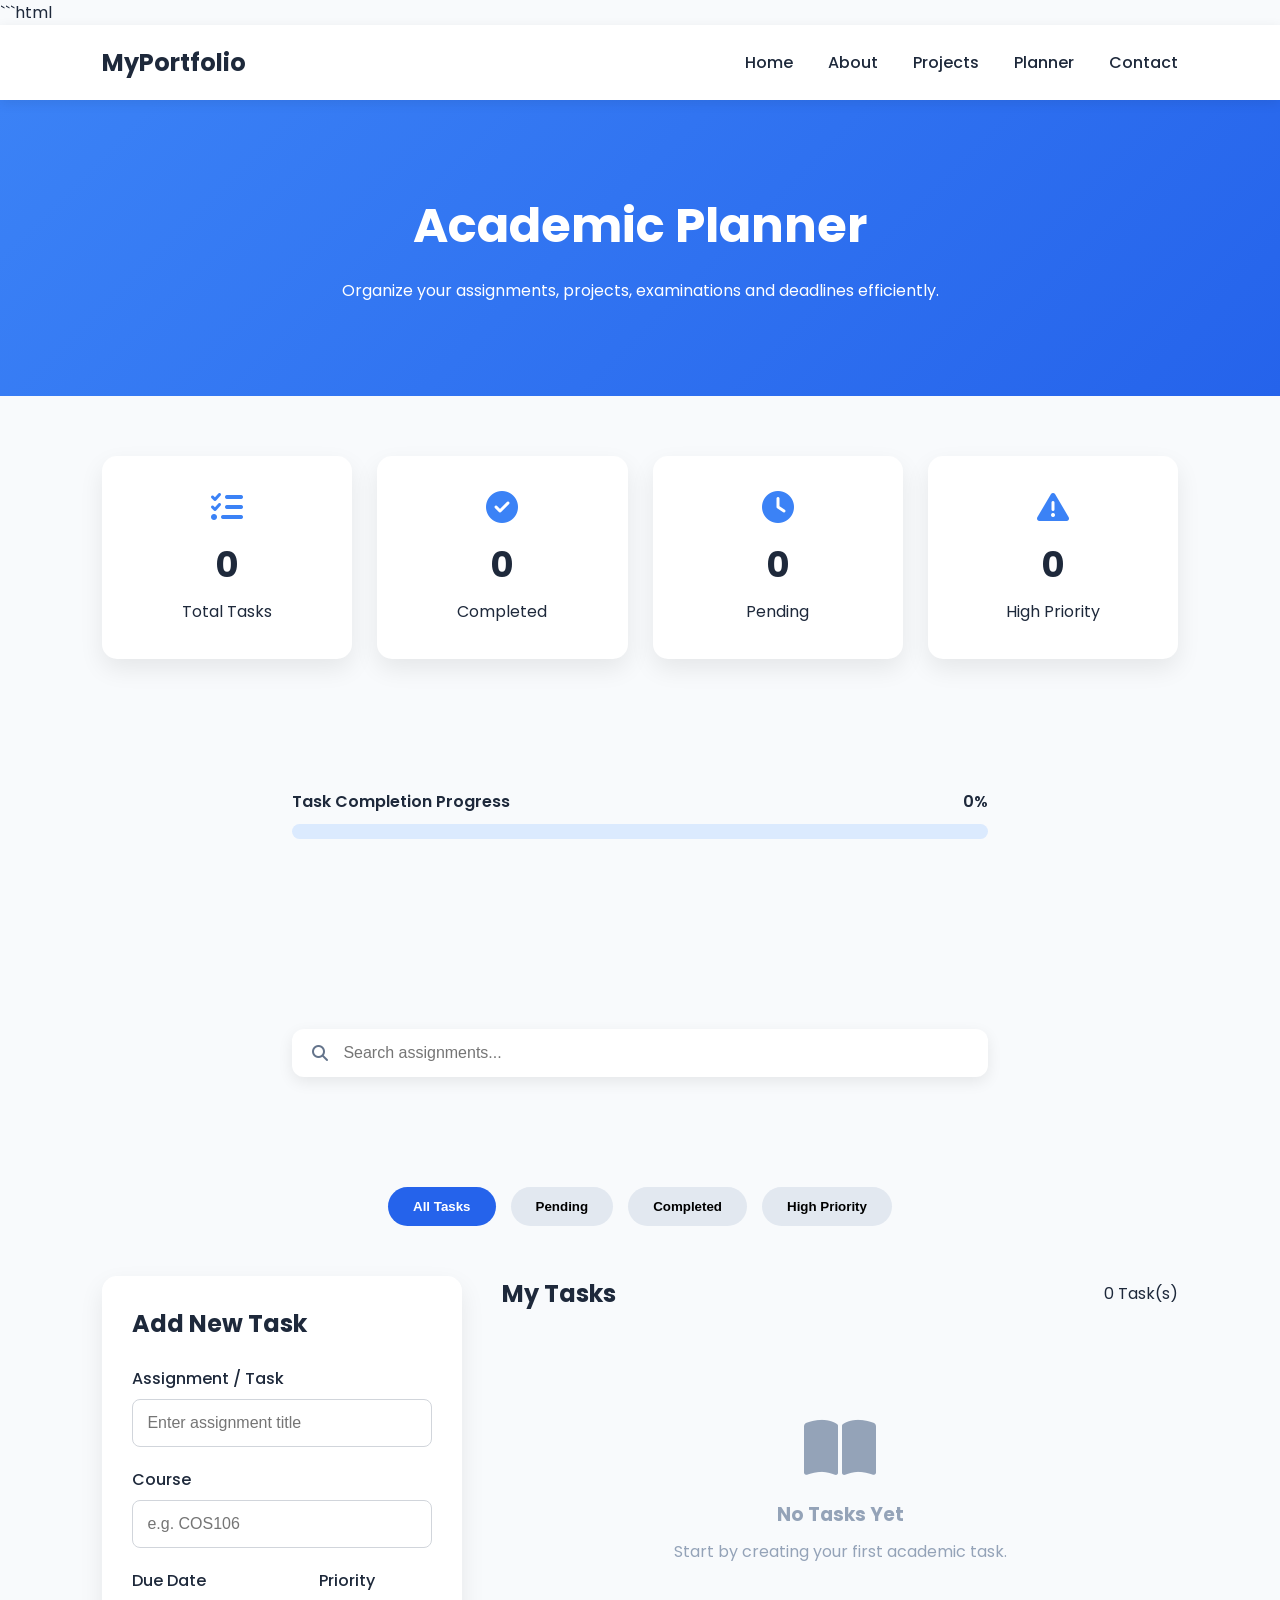
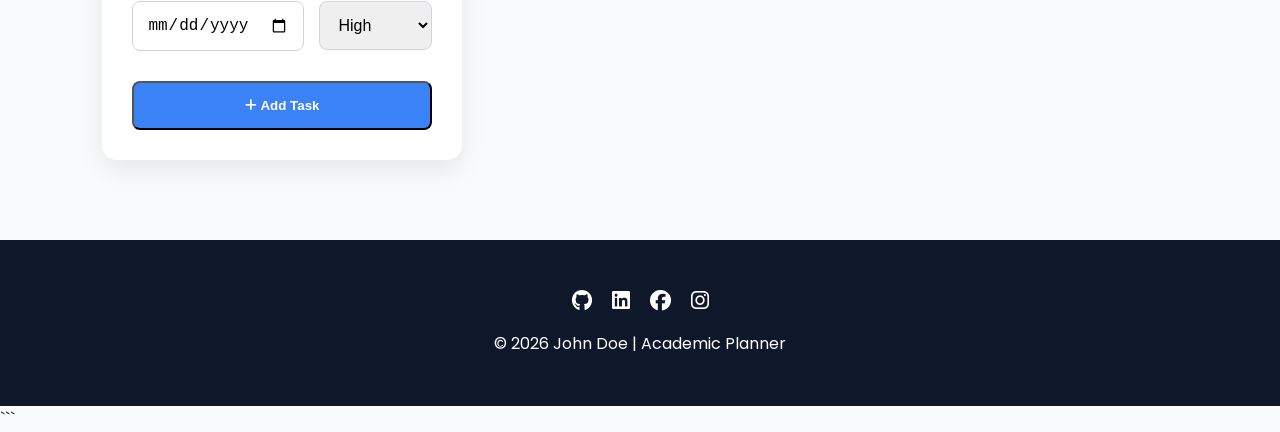
<file: pages/academic-planner.html>
```html
<!doctype html>
<html lang="en">
  <head>
    <meta charset="UTF-8" />
    <meta name="viewport" content="width=device-width, initial-scale=1.0" />
    <title>Academic Planner | Student Portfolio</title>

    <link rel="stylesheet" href="../app.css" />
    <link rel="stylesheet" href="academic-planner.css" />

    <!-- Google Fonts -->
    <link rel="preconnect" href="https://fonts.googleapis.com" />
    <link
      href="https://fonts.googleapis.com/css2?family=Poppins:wght@300;400;500;600;700&display=swap"
      rel="stylesheet"
    />

    <!-- Font Awesome -->
    <link
      rel="stylesheet"
      href="https://cdnjs.cloudflare.com/ajax/libs/font-awesome/6.6.0/css/all.min.css"
    />
  </head>

  <body>
    <!-- ================= HEADER ================= -->

    <header>
      <nav class="navbar">
        <div class="logo">
          <h2>MyPortfolio</h2>
        </div>

        <ul class="nav-links">
          <li><a href="../index.html">Home</a></li>
          <li><a href="about-me.html">About</a></li>
          <li><a href="projects-page.html">Projects</a></li>
          <li><a class="active" href="#">Planner</a></li>
          <li><a href="contact.html">Contact</a></li>
        </ul>

        <div class="menu-btn">
          <i class="fa-solid fa-bars"></i>
        </div>
      </nav>
    </header>

    <!-- ================= HERO ================= -->

    <section class="planner-hero">
      <h1>Academic Planner</h1>

      <p>
        Organize your assignments, projects, examinations and deadlines
        efficiently.
      </p>
    </section>

    <!-- ================= DASHBOARD ================= -->

    <section class="dashboard">
      <div class="stat-card">
        <i class="fa-solid fa-list-check"></i>

        <h2 id="totalTasks">0</h2>

        <p>Total Tasks</p>
      </div>

      <div class="stat-card">
        <i class="fa-solid fa-circle-check"></i>

        <h2 id="completedTasks">0</h2>

        <p>Completed</p>
      </div>

      <div class="stat-card">
        <i class="fa-solid fa-clock"></i>

        <h2 id="pendingTasks">0</h2>

        <p>Pending</p>
      </div>

      <div class="stat-card">
        <i class="fa-solid fa-triangle-exclamation"></i>

        <h2 id="highPriority">0</h2>

        <p>High Priority</p>
      </div>
    </section>

    <!-- ================= PROGRESS ================= -->

    <section class="progress-section">
      <div class="progress-header">
        <span>Task Completion Progress</span>

        <span id="progressPercent">0%</span>
      </div>

      <div class="progress-bar">
        <div id="progressFill"></div>
      </div>
    </section>

    <!-- ================= SEARCH ================= -->

    <section class="search-section">
      <div class="search-box">
        <i class="fa-solid fa-search"></i>

        <input
          type="text"
          id="searchInput"
          placeholder="Search assignments..."
        />
      </div>
    </section>

    <!-- ================= FILTERS ================= -->

    <section class="filters">
      <button class="filter-btn active" data-filter="all">All Tasks</button>

      <button class="filter-btn" data-filter="pending">Pending</button>

      <button class="filter-btn" data-filter="completed">Completed</button>

      <button class="filter-btn" data-filter="high">High Priority</button>
    </section>

    <!-- ================= FORM ================= -->

    <section class="planner-container">
      <div class="planner-form">
        <h2>Add New Task</h2>

        <form id="taskForm">
          <div class="input-group">
            <label>Assignment / Task</label>

            <input
              type="text"
              id="taskTitle"
              placeholder="Enter assignment title"
              required
            />
          </div>

          <div class="input-group">
            <label>Course</label>

            <input type="text" id="course" placeholder="e.g. COS106" required />
          </div>

          <div class="row">
            <div class="input-group">
              <label>Due Date</label>

              <input type="date" id="dueDate" required />
            </div>

            <div class="input-group">
              <label>Priority</label>

              <select id="priority">
                <option value="High">High</option>

                <option value="Medium">Medium</option>

                <option value="Low">Low</option>
              </select>
            </div>
          </div>

          <button class="btn primary" type="submit" id="submitBtn">
            <i class="fa-solid fa-plus"></i>

            Add Task
          </button>
        </form>
      </div>

      <!-- ================= TASK LIST ================= -->

      <div class="planner-list">
        <div class="list-header">
          <h2>My Tasks</h2>

          <span id="taskCounter">0 Tasks</span>
        </div>

        <div id="taskList">
          <!-- JavaScript renders task cards -->
        </div>

        <!-- Empty State -->

        <div id="emptyState">
          <i class="fa-solid fa-book-open"></i>

          <h3>No Tasks Yet</h3>

          <p>Start by creating your first academic task.</p>
        </div>
      </div>
    </section>

    <!-- ================= TEMPLATE ================= -->

    <!--
    JavaScript will dynamically create cards like this:

    <div class="task-card">

        <div class="task-info">

            <h3>COS106 Assignment</h3>

            <p>Course: COS106</p>

            <p>Due: July 10, 2026</p>

            <span class="priority high">
                High
            </span>

        </div>

        <div class="task-actions">

            <button>Edit</button>

            <button>Complete</button>

            <button>Delete</button>

        </div>

    </div>

    -->

    <!-- ================= FOOTER ================= -->

    <footer>
      <div class="socials">
        <a href="#"><i class="fab fa-github"></i></a>

        <a href="#"><i class="fab fa-linkedin"></i></a>

        <a href="#"><i class="fab fa-facebook"></i></a>

        <a href="#"><i class="fab fa-instagram"></i></a>
      </div>

      <p>© 2026 John Doe | Academic Planner</p>
    </footer>

    <!-- ================= SCRIPT ================= -->

    <script src="academic-planner.js"></script>
  </body>
</html>
```
</file>
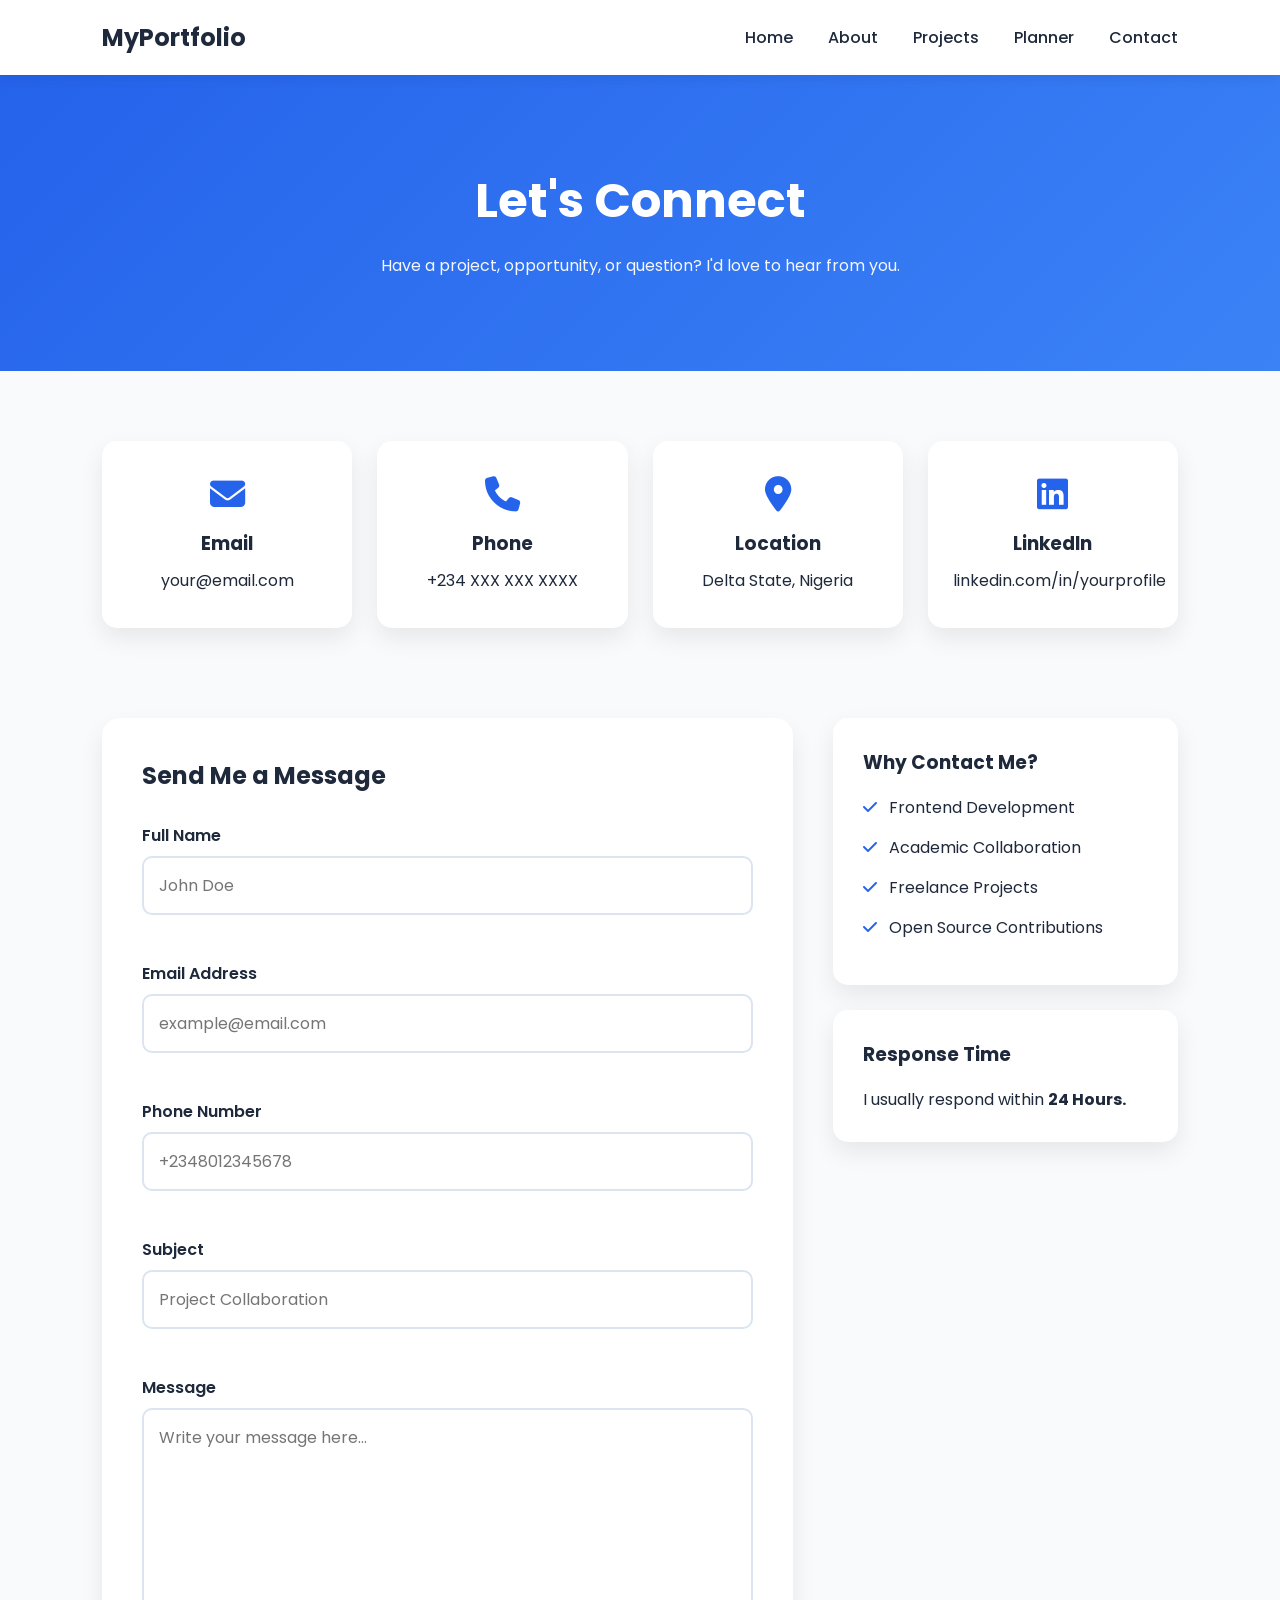
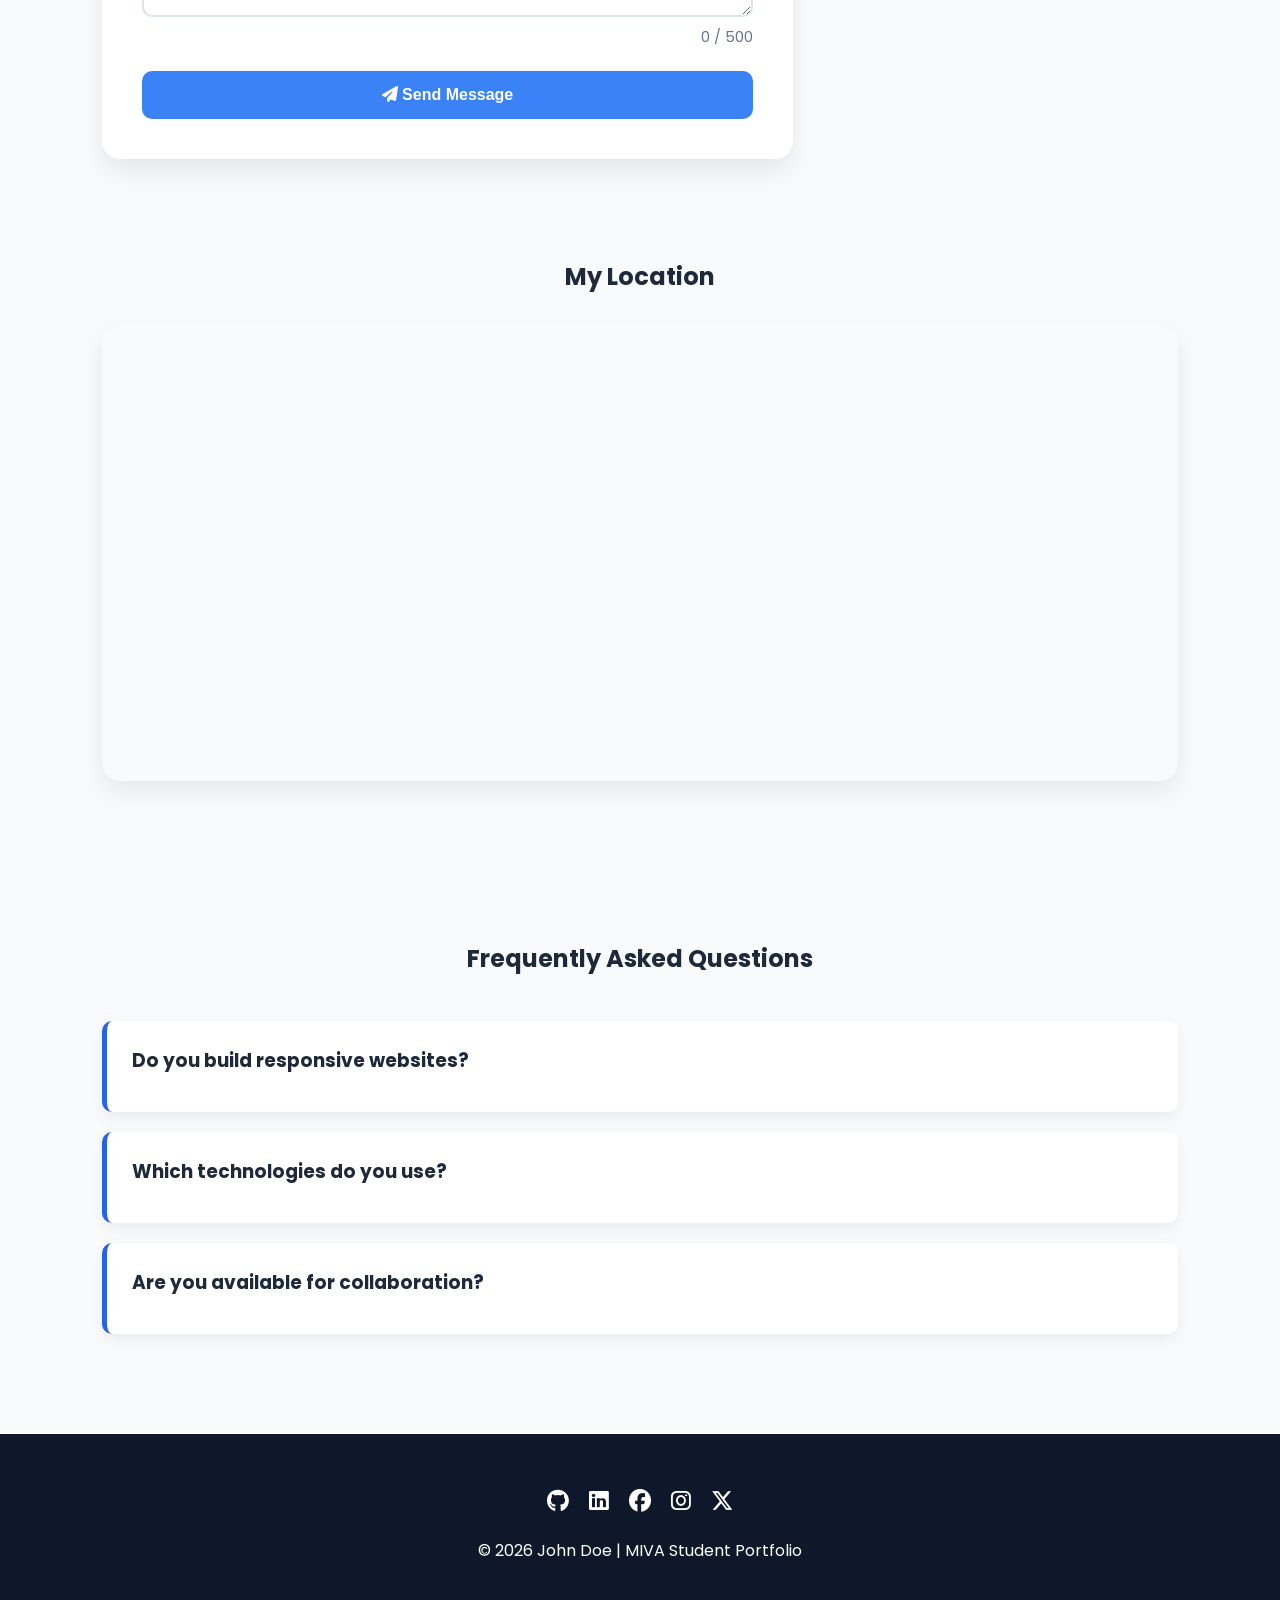
<file: pages/contact.html>
<!doctype html>
<html lang="en">
  <head>
    <meta charset="UTF-8" />

    <meta name="viewport" content="width=device-width, initial-scale=1.0" />

    <title>Contact Me | Student Portfolio</title>

    <link rel="stylesheet" href="../app.css" />

    <link rel="stylesheet" href="contact.css" />

    <link rel="preconnect" href="https://fonts.googleapis.com" />

    <link
      href="https://fonts.googleapis.com/css2?family=Poppins:wght@300;400;500;600;700&display=swap"
      rel="stylesheet"
    />

    <link
      rel="stylesheet"
      href="https://cdnjs.cloudflare.com/ajax/libs/font-awesome/6.6.0/css/all.min.css"
    />
  </head>

  <body>
    <!-- ===========================
            HEADER
    ============================ -->

    <header>
      <nav class="navbar">
        <div class="logo">
          <h2>MyPortfolio</h2>
        </div>

        <ul class="nav-links">
          <li><a href="../index.html">Home</a></li>

          <li><a href="about-me.html">About</a></li>

          <li><a href="projects-page.html">Projects</a></li>

          <li><a href="academic-planner.html">Planner</a></li>

          <li><a class="active" href="#">Contact</a></li>
        </ul>

        <div class="menu-btn">
          <i class="fas fa-bars"></i>
        </div>
      </nav>
    </header>

    <!-- ===========================
            HERO
    ============================ -->

    <section class="contact-hero">
      <h1>Let's Connect</h1>

      <p>
        Have a project, opportunity, or question? I'd love to hear from you.
      </p>
    </section>

    <!-- ===========================
        CONTACT INFORMATION
    ============================ -->

    <section class="contact-info">
      <div class="info-card">
        <i class="fas fa-envelope"></i>

        <h3>Email</h3>

        <p>your@email.com</p>
      </div>

      <div class="info-card">
        <i class="fas fa-phone"></i>

        <h3>Phone</h3>

        <p>+234 XXX XXX XXXX</p>
      </div>

      <div class="info-card">
        <i class="fas fa-location-dot"></i>

        <h3>Location</h3>

        <p>Delta State, Nigeria</p>
      </div>

      <div class="info-card">
        <i class="fab fa-linkedin"></i>

        <h3>LinkedIn</h3>

        <p>linkedin.com/in/yourprofile</p>
      </div>
    </section>

    <!-- ===========================
        CONTACT SECTION
    ============================ -->

    <section class="contact-container">
      <!-- Form -->

      <div class="contact-form">
        <h2>Send Me a Message</h2>

        <form id="contactForm" novalidate>
          <div class="input-group">
            <label for="name"> Full Name </label>

            <input type="text" id="name" placeholder="John Doe" />

            <small class="error"></small>
          </div>

          <div class="input-group">
            <label for="email"> Email Address </label>

            <input type="email" id="email" placeholder="example@email.com" />

            <small class="error"></small>
          </div>

          <div class="input-group">
            <label for="phone"> Phone Number </label>

            <input type="tel" id="phone" placeholder="+2348012345678" />

            <small class="error"></small>
          </div>

          <div class="input-group">
            <label for="subject"> Subject </label>

            <input
              type="text"
              id="subject"
              placeholder="Project Collaboration"
            />

            <small class="error"></small>
          </div>

          <div class="input-group">
            <label for="message"> Message </label>

            <textarea
              id="message"
              rows="7"
              maxlength="500"
              placeholder="Write your message here..."
            ></textarea>

            <div class="message-footer">
              <small class="error"></small>

              <span id="charCount"> 0 / 500 </span>
            </div>
          </div>

          <button type="submit" id="submitBtn" class="btn primary">
            <i class="fas fa-paper-plane"></i>

            Send Message
          </button>
        </form>

        <!-- Success Message -->

        <div id="successMessage" class="success-box">
          <i class="fas fa-circle-check"></i>

          <h3>Message Sent Successfully!</h3>

          <p>Thank you for contacting me. I'll respond as soon as possible.</p>
        </div>
      </div>

      <!-- Contact Details -->

      <aside class="contact-sidebar">
        <div class="sidebar-card">
          <h3>Why Contact Me?</h3>

          <ul>
            <li>
              <i class="fas fa-check"></i>

              Frontend Development
            </li>

            <li>
              <i class="fas fa-check"></i>

              Academic Collaboration
            </li>

            <li>
              <i class="fas fa-check"></i>

              Freelance Projects
            </li>

            <li>
              <i class="fas fa-check"></i>

              Open Source Contributions
            </li>
          </ul>
        </div>

        <div class="sidebar-card">
          <h3>Response Time</h3>

          <p>
            I usually respond within

            <strong>24 Hours.</strong>
          </p>
        </div>
      </aside>
    </section>

    <!-- ===========================
            MAP
    ============================ -->

    <section class="map-section">
      <h2>My Location</h2>

      <div class="map-container">
        <iframe
          src="https://maps.google.com/maps?q=Delta%20State%20Nigeria&t=&z=10&ie=UTF8&iwloc=&output=embed"
          loading="lazy"
          allowfullscreen
        >
        </iframe>
      </div>
    </section>

    <!-- ===========================
            FAQ
    ============================ -->

    <section class="faq">
      <h2>Frequently Asked Questions</h2>

      <div class="faq-item">
        <h3>Do you build responsive websites?</h3>

        <p>
          Yes. Every website I develop is fully responsive across desktop,
          tablet and mobile devices.
        </p>
      </div>

      <div class="faq-item">
        <h3>Which technologies do you use?</h3>

        <p>
          HTML5, CSS3, JavaScript, Git, GitHub, React and modern frontend tools.
        </p>
      </div>

      <div class="faq-item">
        <h3>Are you available for collaboration?</h3>

        <p>
          Absolutely. I'm always open to interesting projects and learning
          opportunities.
        </p>
      </div>
    </section>

    <!-- ===========================
            FOOTER
    ============================ -->

    <footer>
      <div class="socials">
        <a href="#">
          <i class="fab fa-github"></i>
        </a>

        <a href="#">
          <i class="fab fa-linkedin"></i>
        </a>

        <a href="#">
          <i class="fab fa-facebook"></i>
        </a>

        <a href="#">
          <i class="fab fa-instagram"></i>
        </a>

        <a href="#">
          <i class="fab fa-x-twitter"></i>
        </a>
      </div>

      <p>© 2026 John Doe | MIVA Student Portfolio</p>
    </footer>

    <!-- Toast Notification -->

    <div id="toast"></div>

    <script src="contact.js"></script>
  </body>
</html>
</file>
<file: app.css>
* {
  margin: 0;
  padding: 0;
  box-sizing: border-box;
}

html {
  scroll-behavior: smooth;
}

body {
  font-family: "Poppins", sans-serif;

  background: #f8fafc;

  color: #1e293b;
}

img {
  width: 100%;

  display: block;
}

a {
  text-decoration: none;
}

ul {
  list-style: none;
}

/* Navigation */

header {
  padding: 20px 8%;

  position: sticky;

  top: 0;

  background: white;

  z-index: 999;

  box-shadow: 0 3px 12px rgba(0, 0, 0, 0.08);
}

.navbar {
  display: flex;

  justify-content: space-between;

  align-items: center;
}

.nav-links {
  display: flex;

  gap: 35px;
}

.nav-links a {
  color: #1e293b;

  font-weight: 500;

  transition: 0.3s;
}

.nav-links a:hover {
  color: #3b82f6;
}

.menu-btn {
  display: none;

  font-size: 28px;

  cursor: pointer;
}

/* Hero */

.hero {
  display: flex;

  justify-content: space-between;

  align-items: center;

  padding: 80px 8%;

  gap: 60px;
}

.hero-text {
  animation: slideLeft 1s;
}

.hero-text h1 {
  font-size: 3.5rem;

  margin-bottom: 20px;
}

.hero-text span {
  color: #3b82f6;
}

.hero-text h2 {
  margin-bottom: 20px;

  font-weight: 500;
}

.hero-text p {
  line-height: 1.8;

  margin-bottom: 30px;
}

.hero-buttons {
  display: flex;

  gap: 15px;
}

.btn {
  padding: 15px 35px;

  border-radius: 8px;

  font-weight: 600;

  transition: 0.3s;
}

.primary {
  background: #3b82f6;

  color: white;
}

.primary:hover {
  transform: translateY(-5px);
}

.secondary {
  border: 2px solid #3b82f6;

  color: #3b82f6;
}

.secondary:hover {
  background: #3b82f6;

  color: white;
}

.hero-image {
  animation: float 4s infinite ease-in-out;
}

.hero-image img {
  width: 350px;

  border-radius: 50%;

  box-shadow: 0 20px 50px rgba(0, 0, 0, 0.15);
}

/* Sections */

section {
  padding: 70px 8%;
}

.recent-posts {
  background: #eef7fb;
}

.section-header {
  display: flex;

  justify-content: space-between;

  margin-bottom: 30px;
}

.posts-grid {
  display: grid;

  grid-template-columns: repeat(2, 1fr);

  gap: 30px;
}

.card {
  background: white;

  padding: 30px;

  border-radius: 10px;

  transition: 0.3s;
}

.card:hover {
  transform: translateY(-10px);
}

.project {
  display: grid;

  grid-template-columns: 250px 1fr;

  gap: 30px;

  margin: 40px 0;

  align-items: center;
}

.project img {
  border-radius: 10px;
}

.badge {
  display: inline-block;

  background: #3b82f6;

  color: white;

  padding: 6px 15px;

  border-radius: 50px;

  margin: 15px 0;
}

.video-container {
  overflow: hidden;

  border-radius: 15px;

  box-shadow: 0 10px 25px rgba(0, 0, 0, 0.15);
}

footer {
  padding: 50px;

  text-align: center;
}

.socials {
  display: flex;

  justify-content: center;

  gap: 25px;

  font-size: 28px;

  margin-bottom: 20px;
}

.socials a {
  color: #1e293b;

  transition: 0.3s;
}

.socials a:hover {
  transform: scale(1.2);

  color: #3b82f6;
}

@keyframes slideLeft {
  from {
    opacity: 0;

    transform: translateX(-60px);
  }

  to {
    opacity: 1;

    transform: translateX(0);
  }
}

@keyframes float {
  50% {
    transform: translateY(-12px);
  }
}

/* Responsive */

@media (max-width: 900px) {
  .menu-btn {
    display: block;
  }

  .nav-links {
    position: absolute;

    top: 80px;

    left: -100%;

    background: white;

    width: 100%;

    flex-direction: column;

    padding: 40px;

    transition: 0.4s;
  }

  .show {
    left: 0;
  }

  .hero {
    flex-direction: column-reverse;

    text-align: center;
  }

  .hero-buttons {
    justify-content: center;
  }

  .posts-grid {
    grid-template-columns: 1fr;
  }

  .project {
    grid-template-columns: 1fr;
  }

  .hero-image img {
    width: 260px;
  }

  .hero-text h1 {
    font-size: 2.6rem;
  }
}

.intro-video {
  padding: 80px 8%;

  background: #f8fafc;

  text-align: center;
}

.intro-video h2 {
  margin-bottom: 15px;

  font-size: 2.3rem;
}

.intro-video p {
  max-width: 500px;

  margin: 0 auto 40px;

  color: #64748b;
}

.video-container {
  position: relative;

  width: 100%;

  max-width: 500px;

  margin: auto;

  padding-bottom: 56.25%;

  height: 0;

  overflow: hidden;

  border-radius: 18px;

  box-shadow: 0 15px 35px rgba(0, 0, 0, 0.15);
}

.video-container iframe {
  position: absolute;

  top: 0;

  left: 0;

  width: 100%;

  height: 100%;

  border: none;
}
</file>
<file: pages/academic-planner.css>
/* ===========================
   ACADEMIC PLANNER STYLES
=========================== */

/* Hero */

.planner-hero {
  padding: 90px 8%;
  text-align: center;
  background: linear-gradient(135deg, #3b82f6, #2563eb);
  color: #fff;
}

.planner-hero h1 {
  font-size: 3rem;
  margin-bottom: 15px;
}

.planner-hero p {
  max-width: 650px;
  margin: auto;
  line-height: 1.8;
}

/* Dashboard */

.dashboard {
  display: grid;
  grid-template-columns: repeat(auto-fit, minmax(220px, 1fr));
  gap: 25px;
  padding: 60px 8%;
}

.stat-card {
  background: #fff;
  border-radius: 15px;
  padding: 35px;
  text-align: center;
  box-shadow: 0 10px 25px rgba(0, 0, 0, 0.08);
  transition: 0.3s;
  animation: fadeUp 0.6s ease;
}

.stat-card:hover {
  transform: translateY(-8px);
}

.stat-card i {
  font-size: 2rem;
  color: #3b82f6;
  margin-bottom: 15px;
}

.stat-card h2 {
  font-size: 2.2rem;
  margin-bottom: 8px;
}

/* Progress */

.progress-section {
  width: min(900px, 90%);
  margin: auto;
  margin-bottom: 50px;
}

.progress-header {
  display: flex;
  justify-content: space-between;
  margin-bottom: 10px;
  font-weight: 600;
}

.progress-bar {
  height: 15px;
  background: #dbeafe;
  border-radius: 50px;
  overflow: hidden;
}

#progressFill {
  width: 0%;
  height: 100%;
  background: linear-gradient(90deg, #2563eb, #60a5fa);
  transition: 0.5s;
}

/* Search */

.search-section {
  width: min(900px, 90%);
  margin: auto;
  margin-bottom: 40px;
}

.search-box {
  display: flex;
  align-items: center;
  background: #fff;
  padding: 15px 20px;
  border-radius: 12px;
  box-shadow: 0 5px 15px rgba(0, 0, 0, 0.08);
}

.search-box i {
  color: #64748b;
  margin-right: 15px;
}

.search-box input {
  border: none;
  outline: none;
  width: 100%;
  font-size: 1rem;
}

/* Filters */

.filters {
  display: flex;
  justify-content: center;
  flex-wrap: wrap;
  gap: 15px;
  padding: 0 8% 50px;
}

.filter-btn {
  border: none;
  padding: 12px 25px;
  border-radius: 30px;
  background: #e2e8f0;
  cursor: pointer;
  transition: 0.3s;
  font-weight: 600;
}

.filter-btn:hover,
.filter-btn.active {
  background: #2563eb;
  color: #fff;
}

/* Planner Layout */

.planner-container {
  display: grid;
  grid-template-columns: 360px 1fr;
  gap: 40px;
  padding: 0 8% 80px;
}

/* Form */

.planner-form {
  background: #fff;
  padding: 30px;
  border-radius: 15px;
  box-shadow: 0 10px 25px rgba(0, 0, 0, 0.08);
  position: sticky;
  top: 110px;
  height: fit-content;
}

.planner-form h2 {
  margin-bottom: 25px;
}

.input-group {
  display: flex;
  flex-direction: column;
  margin-bottom: 20px;
}

.input-group label {
  margin-bottom: 8px;
  font-weight: 500;
}

.input-group input,
.input-group select {
  padding: 14px;
  border: 1px solid #d1d5db;
  border-radius: 8px;
  outline: none;
  font-size: 1rem;
}

.input-group input:focus,
.input-group select:focus {
  border-color: #2563eb;
}

.row {
  display: grid;
  grid-template-columns: 1fr 1fr;
  gap: 15px;
}

.btn.primary {
  width: 100%;
  margin-top: 10px;
}

/* Task List */

.planner-list {
  display: flex;
  flex-direction: column;
}

.list-header {
  display: flex;
  justify-content: space-between;
  align-items: center;
  margin-bottom: 25px;
}

#taskList {
  display: grid;
  gap: 20px;
}

/* Task Card */

.task-card {
  background: #fff;
  border-radius: 15px;
  padding: 25px;
  display: flex;
  justify-content: space-between;
  align-items: center;
  gap: 20px;
  box-shadow: 0 8px 20px rgba(0, 0, 0, 0.08);
  animation: popIn 0.4s ease;
  transition: 0.3s;
}

.task-card:hover {
  transform: translateY(-5px);
}

.task-info {
  flex: 1;
}

.task-info h3 {
  margin-bottom: 10px;
}

.task-info p {
  color: #64748b;
  margin-bottom: 6px;
}

/* Priority Badges */

.priority {
  display: inline-block;
  margin-top: 12px;
  padding: 6px 16px;
  border-radius: 30px;
  color: #fff;
  font-size: 0.85rem;
  font-weight: 600;
}

.high {
  background: #ef4444;
}

.medium {
  background: #f59e0b;
}

.low {
  background: #10b981;
}

/* Completed */

.completed {
  opacity: 0.65;
}

.completed h3 {
  text-decoration: line-through;
}

/* Buttons */

.task-actions {
  display: flex;
  flex-wrap: wrap;
  gap: 10px;
}

.task-actions button {
  border: none;
  padding: 10px 16px;
  border-radius: 8px;
  cursor: pointer;
  color: #fff;
  transition: 0.3s;
}

.edit-btn {
  background: #3b82f6;
}

.complete-btn {
  background: #10b981;
}

.delete-btn {
  background: #ef4444;
}

.task-actions button:hover {
  opacity: 0.85;
}

/* Empty State */

#emptyState {
  text-align: center;
  padding: 80px 20px;
  color: #94a3b8;
}

#emptyState i {
  font-size: 4rem;
  margin-bottom: 20px;
}

#emptyState h3 {
  margin-bottom: 10px;
}

/* Footer */

footer {
  background: #0f172a;
  color: #fff;
  text-align: center;
  padding: 50px 20px;
}

footer .socials {
  display: flex;
  justify-content: center;
  gap: 20px;
  margin-bottom: 20px;
}

footer .socials a {
  color: #fff;
  font-size: 1.3rem;
  transition: 0.3s;
}

footer .socials a:hover {
  color: #60a5fa;
}

/* Animations */

@keyframes popIn {
  from {
    opacity: 0;
    transform: scale(0.9);
  }
  to {
    opacity: 1;
    transform: scale(1);
  }
}

@keyframes fadeUp {
  from {
    opacity: 0;
    transform: translateY(25px);
  }
  to {
    opacity: 1;
    transform: translateY(0);
  }
}

/* Responsive */

@media (max-width: 992px) {
  .planner-container {
    grid-template-columns: 1fr;
  }

  .planner-form {
    position: static;
  }
}

@media (max-width: 768px) {
  .planner-hero h1 {
    font-size: 2.2rem;
  }

  .task-card {
    flex-direction: column;
    align-items: flex-start;
  }

  .task-actions {
    width: 100%;
  }

  .task-actions button {
    flex: 1;
  }

  .row {
    grid-template-columns: 1fr;
  }
}

@media (max-width: 480px) {
  .dashboard {
    grid-template-columns: 1fr;
  }

  .filters {
    justify-content: flex-start;
  }

  .filter-btn {
    flex: 1;
  }

  .list-header {
    flex-direction: column;
    align-items: flex-start;
    gap: 10px;
  }
}
</file>
<file: pages/contact.css>
/* ==========================================
   CONTACT PAGE STYLES
   contact.css
========================================== */

/* ---------- HERO ---------- */

.contact-hero {
  background: linear-gradient(135deg, #2563eb, #3b82f6);
  color: #fff;
  text-align: center;
  padding: 90px 8%;
}

.contact-hero h1 {
  font-size: 3rem;
  margin-bottom: 15px;
  animation: fadeDown 0.8s ease;
}

.contact-hero p {
  max-width: 650px;
  margin: auto;
  line-height: 1.8;
  opacity: 0.95;
}

/* ---------- CONTACT INFO ---------- */

.contact-info {
  display: grid;
  grid-template-columns: repeat(auto-fit, minmax(220px, 1fr));
  gap: 25px;
  padding: 70px 8%;
}

.info-card {
  background: #fff;
  padding: 35px 25px;
  border-radius: 15px;
  text-align: center;
  box-shadow: 0 10px 25px rgba(0, 0, 0, 0.08);
  transition: 0.35s;
}

.info-card:hover {
  transform: translateY(-10px);
}

.info-card i {
  font-size: 2.2rem;
  color: #2563eb;
  margin-bottom: 18px;
}

.info-card h3 {
  margin-bottom: 10px;
}

/* ---------- MAIN LAYOUT ---------- */

.contact-container {
  display: grid;
  grid-template-columns: 2fr 1fr;
  gap: 40px;
  padding: 20px 8% 80px;
}

/* ---------- FORM ---------- */

.contact-form {
  background: #fff;
  padding: 40px;
  border-radius: 18px;
  box-shadow: 0 12px 25px rgba(0, 0, 0, 0.08);
}

.contact-form h2 {
  margin-bottom: 30px;
}

.input-group {
  display: flex;
  flex-direction: column;
  margin-bottom: 22px;
}

.input-group label {
  margin-bottom: 8px;
  font-weight: 600;
}

.input-group input,
.input-group textarea {
  padding: 15px;
  border: 2px solid #dbe4ef;
  border-radius: 10px;
  outline: none;
  transition: 0.3s;
  font-size: 1rem;
  font-family: inherit;
}

.input-group textarea {
  resize: vertical;
}

.input-group input:focus,
.input-group textarea:focus {
  border-color: #2563eb;
  box-shadow: 0 0 0 4px rgba(37, 99, 235, 0.12);
}

/* ---------- VALIDATION ---------- */

.error {
  color: #dc2626;
  font-size: 0.85rem;
  margin-top: 6px;
  min-height: 18px;
}

.input-error {
  border-color: #dc2626 !important;
}

.input-success {
  border-color: #16a34a !important;
}

/* ---------- MESSAGE FOOTER ---------- */

.message-footer {
  display: flex;
  justify-content: space-between;
  align-items: center;
  margin-top: 8px;
}

#charCount {
  font-size: 0.9rem;
  color: #64748b;
}

/* ---------- BUTTON ---------- */

.contact-form button {
  width: 100%;
  border: none;
  cursor: pointer;
  padding: 15px;
  border-radius: 10px;
  font-size: 1rem;
  transition: 0.3s;
}

.contact-form button:hover {
  transform: translateY(-3px);
}

.contact-form button:disabled {
  opacity: 0.6;
  cursor: not-allowed;
}

/* ---------- SUCCESS BOX ---------- */

.success-box {
  display: none;
  text-align: center;
  background: #dcfce7;
  color: #166534;
  padding: 35px;
  border-radius: 15px;
  margin-top: 30px;
  animation: fadeUp 0.5s ease;
}

.success-box i {
  font-size: 3rem;
  margin-bottom: 15px;
}

/* ---------- SIDEBAR ---------- */

.contact-sidebar {
  display: flex;
  flex-direction: column;
  gap: 25px;
}

.sidebar-card {
  background: #fff;
  padding: 30px;
  border-radius: 15px;
  box-shadow: 0 10px 25px rgba(0, 0, 0, 0.08);
}

.sidebar-card h3 {
  margin-bottom: 18px;
}

.sidebar-card ul {
  list-style: none;
}

.sidebar-card li {
  margin-bottom: 15px;
}

.sidebar-card i {
  color: #2563eb;
  margin-right: 8px;
}

/* ---------- MAP ---------- */

.map-section {
  padding: 20px 8% 80px;
}

.map-section h2 {
  text-align: center;
  margin-bottom: 30px;
}

.map-container {
  border-radius: 18px;
  overflow: hidden;
  box-shadow: 0 10px 25px rgba(0, 0, 0, 0.08);
}

.map-container iframe {
  width: 100%;
  height: 450px;
  border: none;
}

/* ---------- FAQ ---------- */

.faq {
  background: #f8fafc;
  padding: 80px 8%;
}

.faq h2 {
  text-align: center;
  margin-bottom: 45px;
}

.faq-item {
  background: #fff;
  margin-bottom: 20px;
  padding: 25px;
  border-left: 5px solid #2563eb;
  border-radius: 10px;
  box-shadow: 0 6px 15px rgba(0, 0, 0, 0.06);
  transition: 0.3s;
}

.faq-item:hover {
  transform: translateX(8px);
}

.faq-item h3 {
  margin-bottom: 12px;
}

/* ---------- FOOTER ---------- */

footer {
  background: #0f172a;
  color: #fff;
  text-align: center;
  padding: 50px 20px;
}

footer .socials {
  display: flex;
  justify-content: center;
  gap: 20px;
  margin-bottom: 20px;
}

footer .socials a {
  color: #fff;
  font-size: 1.4rem;
  transition: 0.3s;
}

footer .socials a:hover {
  color: #60a5fa;
  transform: scale(1.15);
}

/* ---------- TOAST ---------- */

#toast {
  position: fixed;
  right: 25px;
  bottom: 25px;
  background: #16a34a;
  color: #fff;
  padding: 16px 22px;
  border-radius: 10px;
  opacity: 0;
  pointer-events: none;
  transform: translateY(30px);
  transition: 0.35s;
  box-shadow: 0 8px 20px rgba(0, 0, 0, 0.2);
  z-index: 9999;
}

#toast.show {
  opacity: 1;
  pointer-events: auto;
  transform: translateY(0);
}

/* ---------- ANIMATIONS ---------- */

@keyframes fadeDown {
  from {
    opacity: 0;
    transform: translateY(-30px);
  }

  to {
    opacity: 1;
    transform: translateY(0);
  }
}

@keyframes fadeUp {
  from {
    opacity: 0;
    transform: translateY(30px);
  }

  to {
    opacity: 1;
    transform: translateY(0);
  }
}

/* ---------- RESPONSIVE ---------- */

@media (max-width: 992px) {
  .contact-container {
    grid-template-columns: 1fr;
  }
}

@media (max-width: 768px) {
  .contact-hero h1 {
    font-size: 2.3rem;
  }

  .contact-form {
    padding: 30px;
  }

  .message-footer {
    flex-direction: column;
    align-items: flex-start;
    gap: 6px;
  }

  .map-container iframe {
    height: 350px;
  }
}

@media (max-width: 480px) {
  .contact-info {
    grid-template-columns: 1fr;
  }

  .contact-form {
    padding: 22px;
  }

  .contact-hero {
    padding: 70px 20px;
  }

  #toast {
    left: 15px;
    right: 15px;
    bottom: 15px;
  }
}
</file>
